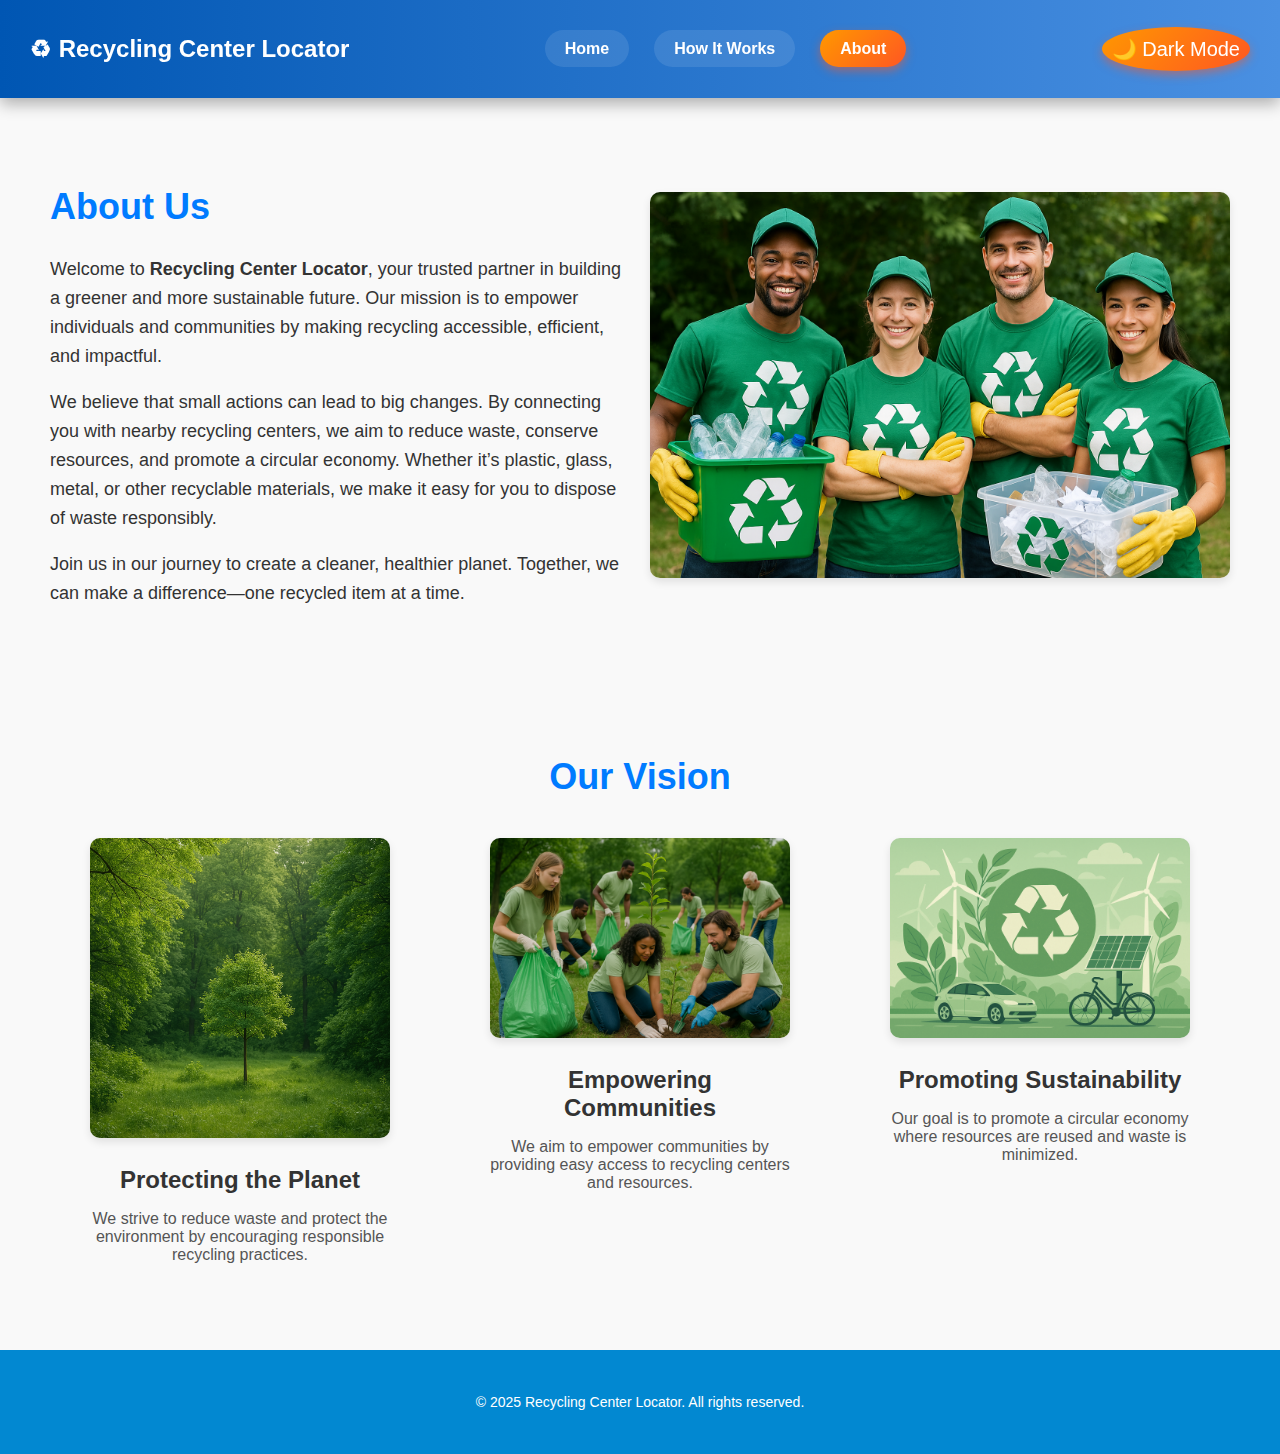
<file: about.html>
<!DOCTYPE html>
<html lang="en">
<head>
    <meta charset="UTF-8">
    <meta name="viewport" content="width=device-width, initial-scale=1.0">
    <title>About Us | Recycling Center Locator</title>
    <link rel="stylesheet" href="style.css">
</head>
<body>

    <!-- Navigation -->
    <nav class="navbar">
        <h2>♻ Recycling Center Locator</h2>
        <ul class="nav-links">
            <li><a href="index.html">Home</a></li>
            <li><a href="how-it-works.html">How It Works</a></li>
            <li><a href="about.html" class="active">About</a></li>
            
        </ul>
        <button id="dark-mode-toggle">🌙 Dark Mode</button>
    </nav>

    <!-- About Section -->
    <section class="about">
        <div class="about-container">
            <div class="about-text">
                <h2>About Us</h2>
                <p>
                    Welcome to <strong>Recycling Center Locator</strong>, your trusted partner in building a greener and more sustainable future. 
                    Our mission is to empower individuals and communities by making recycling accessible, efficient, and impactful.
                </p>
                <p>
                    We believe that small actions can lead to big changes. By connecting you with nearby recycling centers, 
                    we aim to reduce waste, conserve resources, and promote a circular economy. Whether it’s plastic, glass, metal, or other recyclable materials, 
                    we make it easy for you to dispose of waste responsibly.
                </p>
                <p>
                    Join us in our journey to create a cleaner, healthier planet. Together, we can make a difference—one recycled item at a time.
                </p>
            </div>
            <div class="about-image">
                <img src="images/recycling-team.png" alt="Recycling Team">
            </div>
        </div>
    </section>

    <!-- Our Vision Section -->
    <section class="vision">
        <h2>Our Vision</h2>
        <div class="vision-container">
            <div class="vision-item">
                <img src="images/earth-care.png" alt="Earth Care">
                <h3>Protecting the Planet</h3>
                <p>We strive to reduce waste and protect the environment by encouraging responsible recycling practices.</p>
            </div>
            <div class="vision-item">
                <img src="images/community.png" alt="Community">
                <h3>Empowering Communities</h3>
                <p>We aim to empower communities by providing easy access to recycling centers and resources.</p>
            </div>
            <div class="vision-item">
                <img src="images/sustainability.png" alt="Sustainability">
                <h3>Promoting Sustainability</h3>
                <p>Our goal is to promote a circular economy where resources are reused and waste is minimized.</p>
            </div>
        </div>
    </section>

    <!-- Footer -->
    <footer>
        <p>© 2025 Recycling Center Locator. All rights reserved.</p>
    </footer>

</body>
</html>
</file>
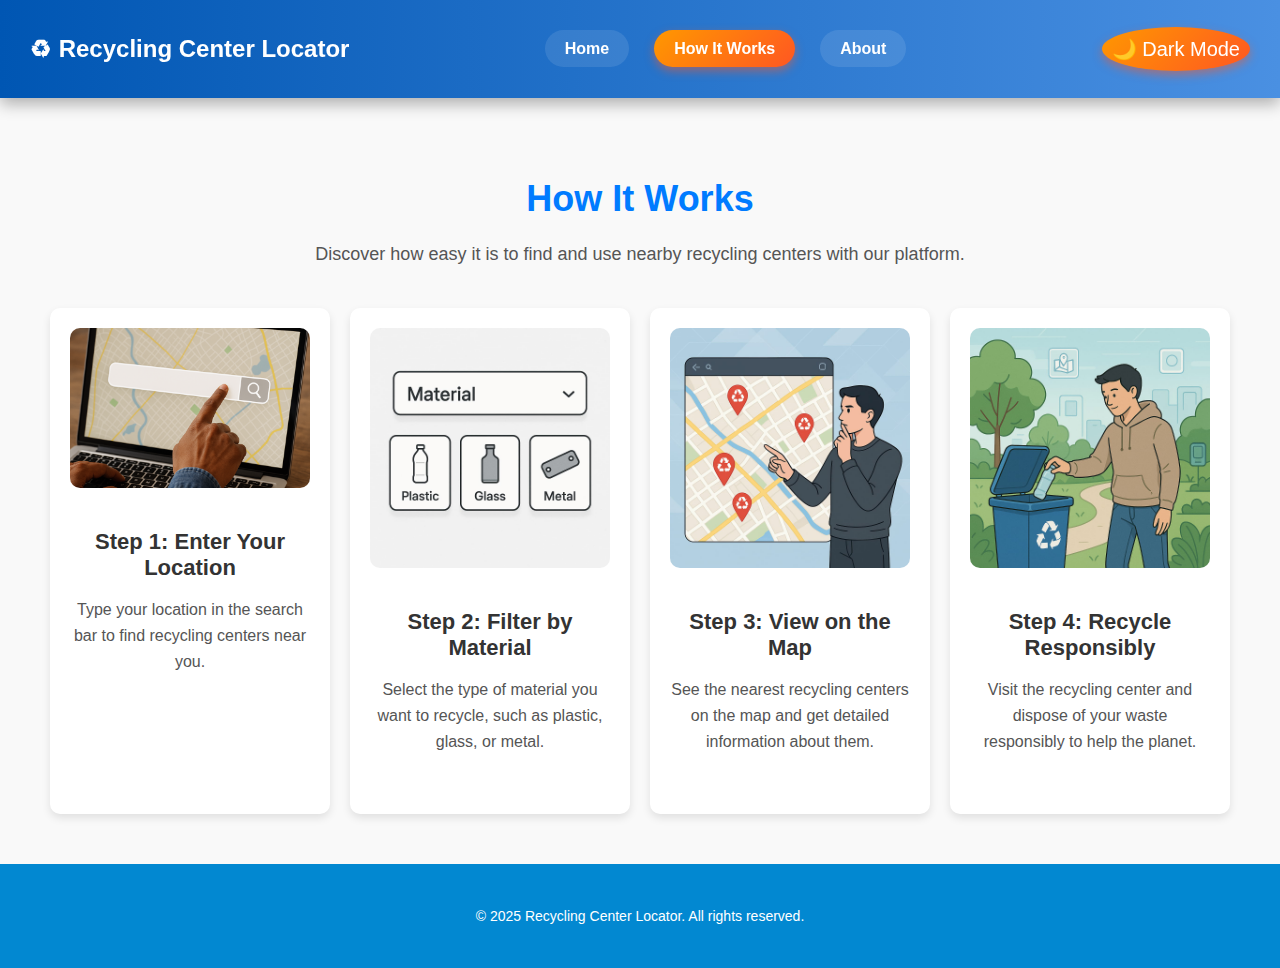
<file: how-it-works.html>
<!DOCTYPE html>
<html lang="en">
<head>
    <meta charset="UTF-8">
    <meta name="viewport" content="width=device-width, initial-scale=1.0">
    <title>How It Works | Recycling Center Locator</title>
    <link rel="stylesheet" href="style.css">
</head>
<body>

    <!-- Navigation -->
    <nav class="navbar">
        <h2>♻ Recycling Center Locator</h2>
        <ul class="nav-links">
            <li><a href="index.html">Home</a></li>
            <li><a href="how-it-works.html" class="active">How It Works</a></li>
            <li><a href="about.html">About</a></li>
           
        </ul>
        <button id="dark-mode-toggle">🌙 Dark Mode</button>
    </nav>

    <!-- How It Works Section -->
    <section class="how-it-works">
        <div class="how-it-works-container">
            <h2>How It Works</h2>
            <p>Discover how easy it is to find and use nearby recycling centers with our platform.</p>
            <div class="steps">
                <div class="step">
                    <img src="images/location-search.png" alt="Search Location">
                    <h3>Step 1: Enter Your Location</h3>
                    <p>Type your location in the search bar to find recycling centers near you.</p>
                </div>
                <div class="step">
                    <img src="images/filter-material.jpg" alt="Filter Material">
                    <h3>Step 2: Filter by Material</h3>
                    <p>Select the type of material you want to recycle, such as plastic, glass, or metal.</p>
                </div>
                <div class="step">
                    <img src="images/view-map.jpg" alt="View Map">
                    <h3>Step 3: View on the Map</h3>
                    <p>See the nearest recycling centers on the map and get detailed information about them.</p>
                </div>
                <div class="step">
                    <img src="images/recycle.jpg" alt="Recycle">
                    <h3>Step 4: Recycle Responsibly</h3>
                    <p>Visit the recycling center and dispose of your waste responsibly to help the planet.</p>
                </div>
            </div>
        </div>
    </section>

    <!-- Footer -->
    <footer>
        <p>© 2025 Recycling Center Locator. All rights reserved.</p>
    </footer>

</body>
</html>
</file>
<file: style.css>
/* =============================
   General Styles & Dark Mode
============================= */

body {
    font-family: Arial, sans-serif;
    margin: 0;
    padding: 0;
    background: #f5f5f5;
    color: #333;
    transition: background 0.3s, color 0.3s;
}

.dark-mode {
    background: #1e1e1e;
    color: #f5f5f5;
}

.dark-mode nav,
.dark-mode footer {
    background: #333;
    color: #f5f5f5;
}

.dark-mode .btn {
    background: #444;
    color: #f5f5f5;
}

/* =============================
   Navbar
============================= */

nav {
    display: flex;
    justify-content: space-between;
    align-items: center;
    padding: 15px 30px;
    background: linear-gradient(90deg, #4a90e2, #0056b3);
    color: white;
    position: sticky;
    top: 0;
    z-index: 1000;
    box-shadow: 0 4px 10px rgba(0, 0, 0, 0.2);
    transition: all 0.3s ease;
}

nav:hover {
    background: linear-gradient(90deg, #0056b3, #4a90e2);
    box-shadow: 0 6px 15px rgba(0, 0, 0, 0.3);
}

.logo h2 {
    font-size: 28px;
    font-weight: bold;
    margin: 0;
    text-transform: uppercase;
    letter-spacing: 2px;
    color: #ffeb3b;
    text-shadow: 2px 2px 5px rgba(0, 0, 0, 0.3);
}

.nav-links {
    display: flex;
    list-style: none;
    gap: 25px;
    margin: 0;
    padding: 0;
}

.nav-links a {
    color: white;
    text-decoration: none;
    font-weight: bold;
    padding: 10px 20px;
    border-radius: 25px;
    transition: all 0.3s ease;
    background: rgba(255, 255, 255, 0.1);
}

.nav-links a:hover,
.nav-links a.active {
    background: linear-gradient(135deg, #ff9800, #ff5722);
    color: white;
    box-shadow: 0 4px 10px rgba(255, 87, 34, 0.5);
    transform: scale(1.1);
}

.nav-extras {
    display: flex;
    align-items: center;
    gap: 20px;
}

/* Dark Mode Toggle & Search */
.search-bar {
    padding: 10px 15px;
    border: none;
    border-radius: 25px;
    outline: none;
    font-size: 14px;
    width: 200px;
    transition: width 0.3s ease, box-shadow 0.3s ease;
    background: rgba(255, 255, 255, 0.2);
    color: white;
}

.search-bar:focus {
    width: 300px;
    box-shadow: 0 0 10px rgba(255, 255, 255, 0.5);
    background: rgba(255, 255, 255, 0.3);
}

#dark-mode-toggle {
    background: linear-gradient(135deg, #ff9800, #ff5722);
    border: none;
    color: white;
    cursor: pointer;
    font-size: 20px;
    padding: 10px;
    border-radius: 50%;
    transition: all 0.3s ease;
    box-shadow: 0 4px 10px rgba(255, 87, 34, 0.5);
}

#dark-mode-toggle:hover {
    transform: rotate(20deg) scale(1.1);
    box-shadow: 0 6px 15px rgba(255, 87, 34, 0.7);
}

/* Dropdown Menu */
.dropdown {
    position: relative;
}

.dropdown a {
    cursor: pointer;
}

.dropdown-menu {
    display: none;
    position: absolute;
    top: 100%;
    left: 0;
    background: white;
    color: #333;
    list-style: none;
    padding: 10px 0;
    box-shadow: 0 4px 8px rgba(0, 0, 0, 0.2);
    border-radius: 10px;
    z-index: 1000;
    transition: all 0.3s ease;
}

.dropdown-menu li {
    padding: 10px 20px;
}

.dropdown-menu li a {
    color: #333;
    text-decoration: none;
    font-size: 14px;
    transition: color 0.3s, background 0.3s;
}

.dropdown-menu li a:hover {
    color: white;
    background: #007bff;
    border-radius: 5px;
}

.dropdown:hover .dropdown-menu {
    display: block;
    opacity: 1;
    transform: translateY(10px);
}

/* =============================
   Responsive Navbar
============================= */

@media (max-width: 768px) {
    nav {
        flex-wrap: wrap;
        justify-content: center;
        padding: 10px 20px;
    }

    .nav-links {
        flex-direction: column;
        align-items: center;
        gap: 15px;
    }

    .nav-extras {
        margin-top: 10px;
    }

    .search-bar {
        width: 150px;
    }
}

/* =============================
   Hero Section
============================= */

.hero {
    height: 700px;
    background-size: auto;
    background-position: center;
    display: flex;
    align-items: center;
    justify-content: center;
    color: white;
    text-align: center;
    position: relative;
}

.hero::before {
    content: '';
    position: absolute;
    top: 0;
    left: 0;
    width: 100%;
    height: 100%;
    background: rgba(0, 0, 0, 0.5);
    z-index: 1;
}

.hero-content {
    position: relative;
    z-index: 2;
}

.hero h1 {
    font-size: 48px;
    margin-bottom: 20px;
}

.hero p {
    font-size: 20px;
    margin-bottom: 30px;
}

.hero .btn {
    background-color: #007bff;
    color: white;
    padding: 10px 20px;
    text-decoration: none;
    border-radius: 5px;
    font-size: 18px;
    transition: background-color 0.3s ease;
}

.hero .btn:hover {
    background-color: #0056b3;
}

/* =============================
   Search / Map Section
============================= */

.container {
    padding: 50px;
    text-align: center;
    background: hsl(180, 74%, 91%);
    box-shadow: 0 2px 10px rgba(0, 0, 0, 0.1);
    border-radius: 10px;
    margin: 100px auto;
    max-width: 1000px;
}

#map {
    height: 1100px;
    width: 110%;
    margin-top: 20px;
    border-radius: 10px;
    box-shadow: 0 2px 10px rgba(0, 0, 0, 0.1);
}

ul#centers {
    list-style: none;
    padding: 0;
}

ul#centers li {
    margin: 10px 0;
    padding: 10px;
    background: #f9f9f9;
    border-radius: 5px;
    box-shadow: 0 2px 5px rgba(0, 0, 0, 0.1);
}

/* =============================
   Featured Recycling Centers
============================= */

.featured-centers {
    padding: 50px;
    background: #f9f9f9;
    text-align: center;
}

.featured-centers h2 {
    font-size: 2rem;
    margin-bottom: 20px;
}

.center {
    background: white;
    padding: 20px;
    margin: 10px auto;
    border-radius: 10px;
    box-shadow: 0 2px 10px rgba(0, 0, 0, 0.1);
    max-width: 400px;
}

.center h3 {
    font-size: 1.5rem;
    margin-bottom: 10px;
}

.center p {
    font-size: 1rem;
    color: #555;
}

.center .btn {
    margin-top: 10px;
}

/* =============================
   Contact Form
============================= */

#contactform-container {
    max-width: 700px;
    margin: 50px auto;
    padding: 30px;
    background: linear-gradient(135deg, #ffffff, #f0f8ff);
    border-radius: 15px;
    box-shadow: 0 10px 20px rgba(0, 0, 0, 0.2);
    border: 1px solid #ddd;
    text-align: center;
}

#contactform-container h2 {
    font-size: 32px;
    color: #ff758c;
    margin-bottom: 20px;
    font-weight: bold;
    text-transform: uppercase;
}

#contactform-container p {
    font-size: 16px;
    color: #555;
    margin-bottom: 30px;
}

#contactform input,
#contactform textarea,
#contactform button {
    width: 100%;
    margin-bottom: 20px;
    padding: 15px;
    font-size: 16px;
    border: 1px solid #ccc;
    border-radius: 8px;
    box-sizing: border-box;
    transition: all 0.3s ease;
}

#contactform input:focus,
#contactform textarea:focus {
    border-color: #ff758c;
    outline: none;
    box-shadow: 0 0 10px rgba(255, 117, 140, 0.5);
    background: #f9f9ff;
}

#contactform textarea {
    resize: vertical;
    height: 150px;
}

#contactform button {
    background: linear-gradient(135deg, #ff758c, #ff7eb3);
    color: white;
    border: none;
    cursor: pointer;
    font-weight: bold;
    font-size: 18px;
    text-transform: uppercase;
    transition: all 0.3s ease;
}

#contactform button:hover {
    background: linear-gradient(135deg, #ff7eb3, #ff758c);
    box-shadow: 0 5px 15px rgba(255, 117, 140, 0.5);
    transform: translateY(-3px);
}

#contactform button:active {
    transform: translateY(0);
    box-shadow: 0 3px 8px rgba(255, 117, 140, 0.3);
}

#contactform .success-message,
#contactform .error-message {
    display: none;
    font-size: 16px;
    font-weight: bold;
    margin-top: 10px;
}

.success-message {
    color: #28a745;
}

.error-message {
    color: #dc3545;
}

/* =============================
   How It Works Section
============================= */

.how-it-works {
    padding: 50px;
    background-color: #f9f9f9;
    text-align: center;
}

.how-it-works h2 {
    font-size: 36px;
    color: #007bff;
    margin-bottom: 20px;
}

.how-it-works p {
    font-size: 18px;
    color: #555;
    margin-bottom: 40px;
    line-height: 1.6;
}

.how-it-works-container {
    max-width: 1200px;
    margin: 0 auto;
}

.steps {
    display: flex;
    flex-wrap: wrap;
    justify-content: space-around;
    gap: 20px;
}

.step {
    flex: 1;
    max-width: 300px;
    background-color: #fff;
    padding: 20px;
    border-radius: 10px;
    box-shadow: 0 4px 8px rgba(0, 0, 0, 0.1);
    transition: transform 0.3s ease, box-shadow 0.3s ease;
}

.step:hover {
    transform: translateY(-5px);
    box-shadow: 0 6px 12px rgba(0, 0, 0, 0.2);
}

.step img {
    max-width: 100%;
    border-radius: 10px;
    margin-bottom: 15px;
}

.step h3 {
    font-size: 22px;
    color: #333;
    margin-bottom: 10px;
}

.step p {
    font-size: 16px;
    color: #555;
}

/* =============================
   About & Vision Section
============================= */

.about,
.vision {
    padding: 50px;
    background-color: #f9f9f9;
    text-align: center;
}

.about-container {
    display: flex;
    align-items: center;
    justify-content: space-between;
    gap: 20px;
}

.about-text {
    flex: 1;
    font-size: 18px;
    line-height: 1.6;
    color: #333;
    text-align: left;
}

.about-text h2,
.vision h2 {
    font-size: 36px;
    color: #007bff;
    margin-bottom: 20px;
}

.about-image {
    flex: 1;
    text-align: center;
}

.about-image img,
.vision-item img {
    max-width: 100%;
    border-radius: 10px;
    box-shadow: 0 4px 8px rgba(0, 0, 0, 0.1);
}

.vision-container {
    display: flex;
    justify-content: space-around;
    gap: 20px;
    flex-wrap: wrap;
}

.vision-item {
    flex: 1;
    max-width: 300px;
    margin: 20px;
    text-align: center;
}

.vision-item h3 {
    font-size: 24px;
    color: #333;
    margin-bottom: 10px;
}

.vision-item p {
    font-size: 16px;
    color: #555;
}

/* =============================
   Footer
============================= */

footer {
    text-align: center;
    padding: 30px;
    background: #0288d1;
    color: white;
    font-size: 14px;
}

footer .social-icons {
    margin-top: 10px;
}

footer .social-icons a {
    margin: 0 10px;
    display: inline-block;
}

footer .social-icons img {
    width: 30px;
    height: 30px;
}

/* =============================
   Back to Top Button
============================= */

#back-to-top {
    position: fixed;
    bottom: 20px;
    right: 20px;
    background: linear-gradient(135deg, #0027ec, #ff758c);
    color: white;
    border: none;
    border-radius: 50%;
    width: 60px;
    height: 60px;
    font-size: 24px;
    cursor: pointer;
    display: none;
    box-shadow: 0 8px 15px rgba(0, 0, 0, 0.2);
    transition: all 0.3s ease;
    z-index: 1000;
}

#back-to-top:hover {
    transform: translateY(-3px);
}
</file>
